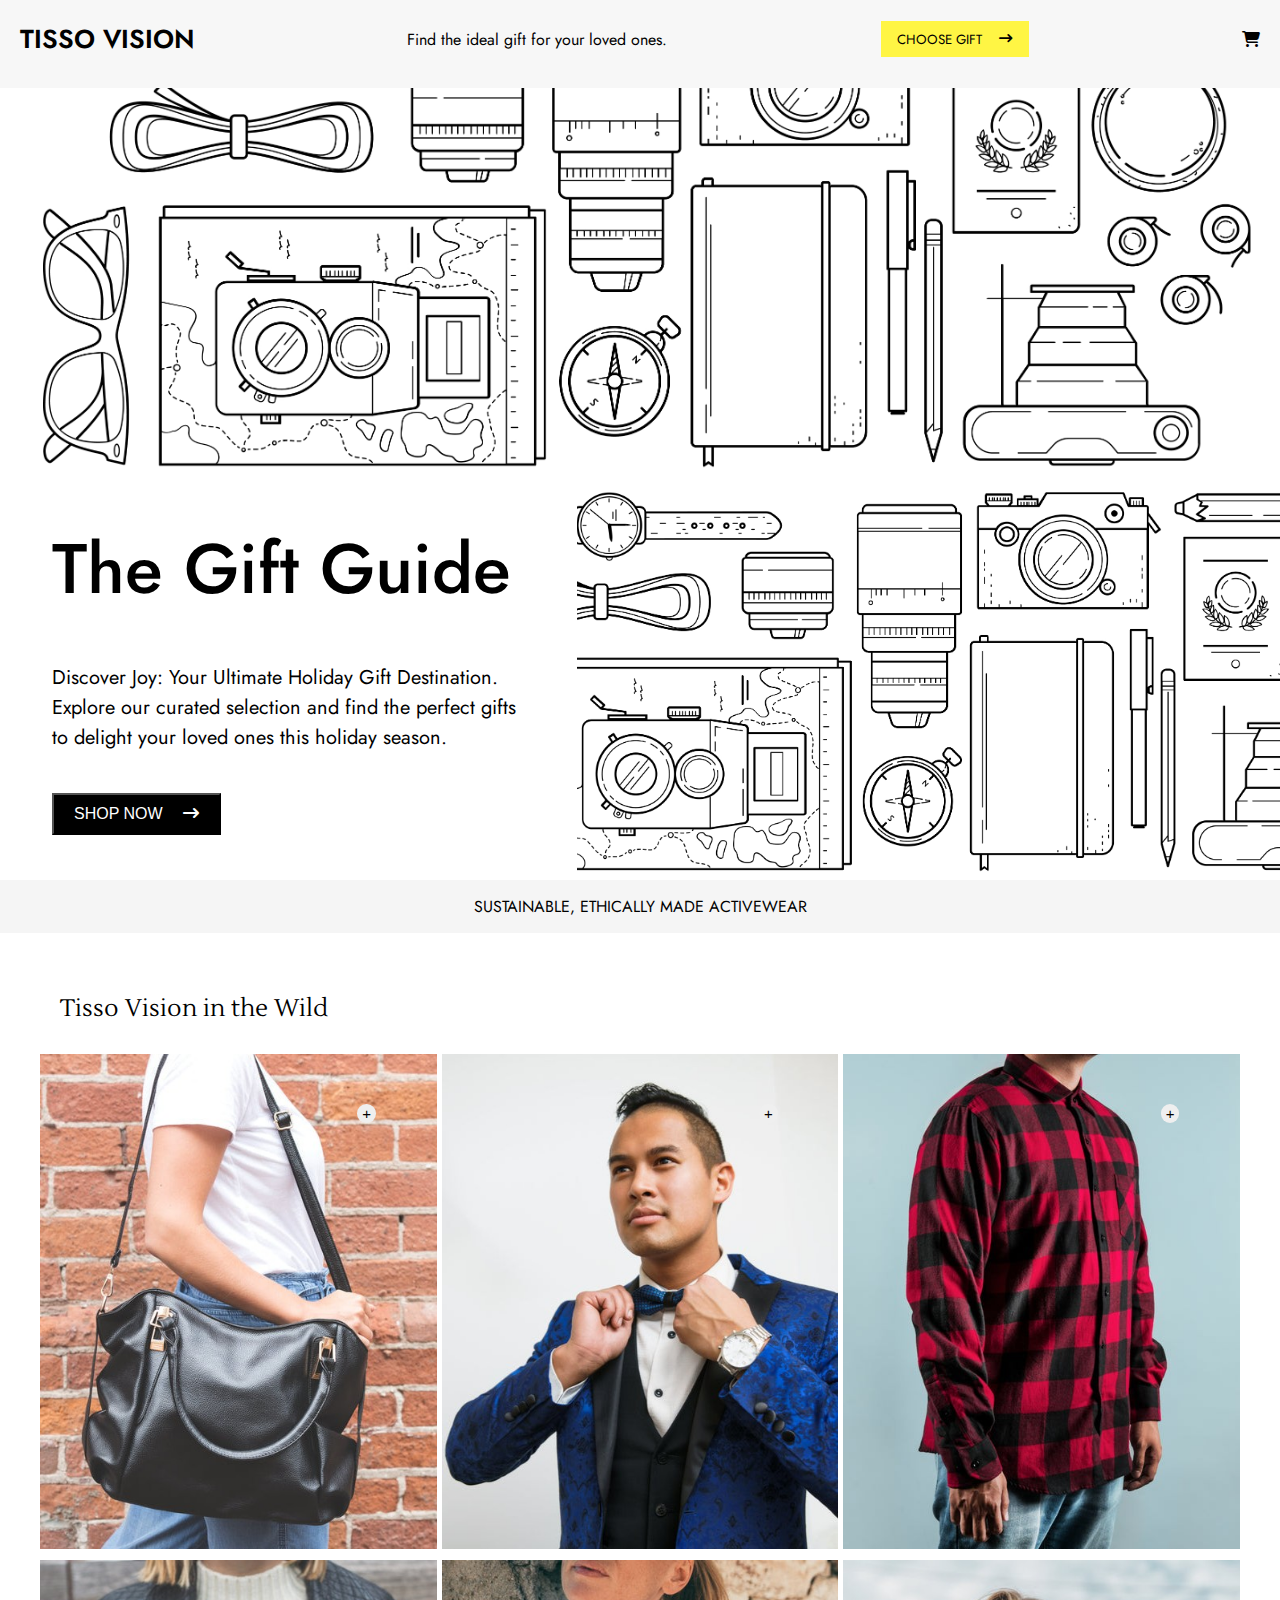
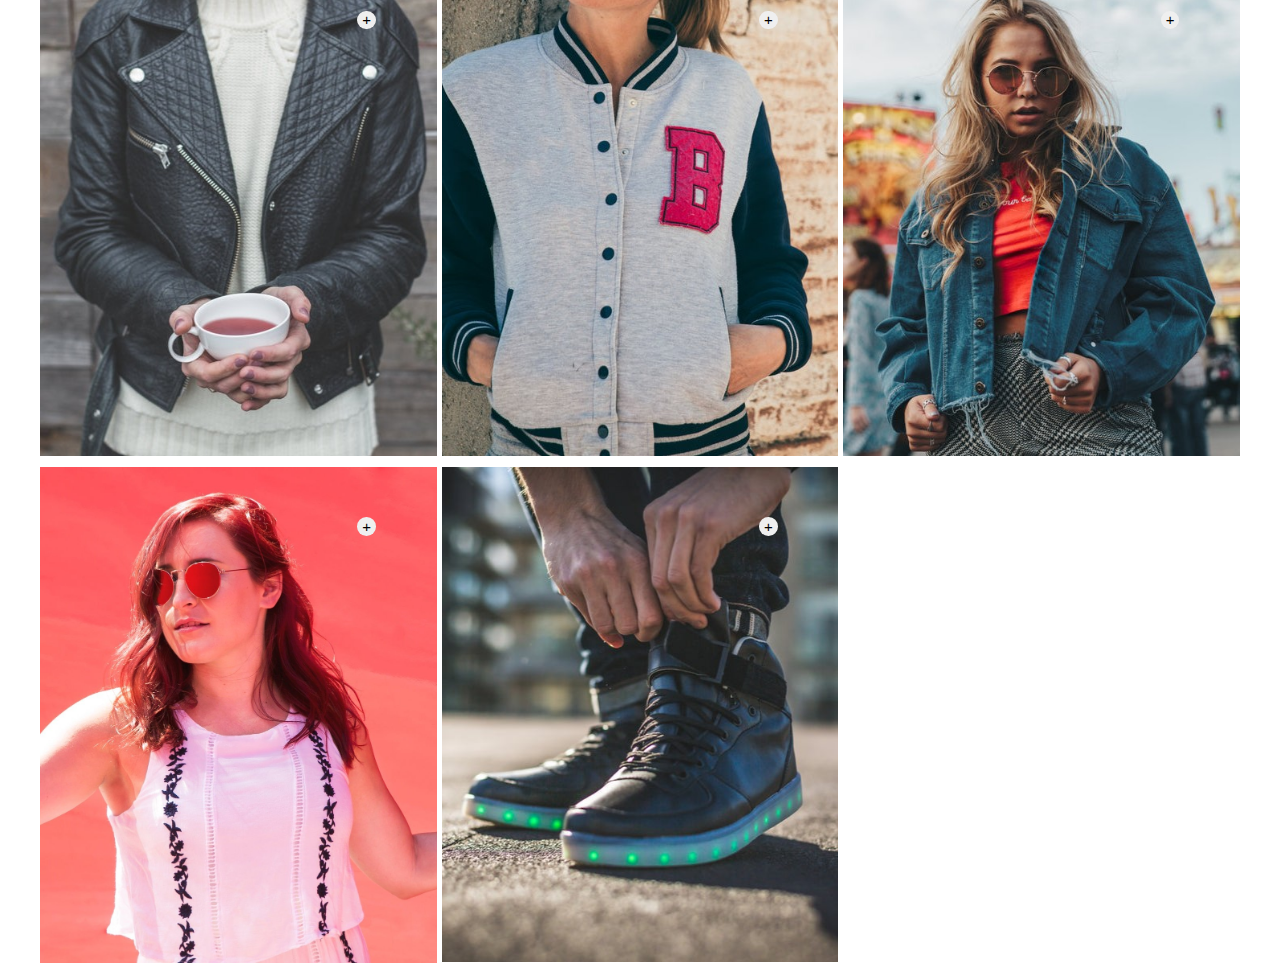
<file: src/index.html>
<!DOCTYPE html>
<html lang="en">
<head>
    <!-- Basic Page Information -->
    <meta charset="UTF-8">
    <meta name="viewport" content="width=device-width, initial-scale=1.0">
    <title>Shopify Project - Tisso Vision</title>
    
    <!-- SEO Meta Tags -->
    <meta name="description" content="Find the perfect gift for your loved ones with Tisso Vision's curated selection of sustainable and ethically made activewear.">
    <meta name="keywords" content="gifts, holiday shopping, sustainable fashion, activewear, ethical fashion">
    <meta name="author" content="Tisso Vision">
    
    <!-- Google Fonts Preconnect for Performance Optimization -->
    <link rel="preconnect" href="https://fonts.googleapis.com">
    <link rel="preconnect" href="https://fonts.gstatic.com" crossorigin>
    <link href="https://fonts.googleapis.com/css2?family=Jost:ital,wght@0,100..900;1,100..900&family=Lustria&display=swap" rel="stylesheet">
    
    
    <!-- Favicons for different devices and browsers -->
    <link rel="apple-touch-icon" sizes="180x180" href="images/favicon_io/apple-touch-icon.png">
    <link rel="icon" type="image/png" sizes="32x32" href="images/favicon_io/favicon-32x32.png">
    <link rel="icon" type="image/png" sizes="16x16" href="images/favicon_io/favicon-16x16.png">
    <link rel="manifest" href="/site.webmanifest">
    
    <!-- External CSS Files -->
    <link rel="stylesheet" href="index.css">
    
    <!-- FontAwesome for Icons -->
    <link rel="stylesheet" href="https://cdnjs.cloudflare.com/ajax/libs/font-awesome/6.7.2/css/all.min.css">
</head>
<body>
    <!-- Header Section -->
    <header class="header-items">
        <!-- Menu Icon for Navigation -->
        <i class="fa-solid fa-bars"></i>
        
        <!-- Brand Name -->
        <h1 id="header-text">TISSO VISION</h1>
        
        <!-- Tagline -->
        <p class="ideal-gift">Find the ideal gift for your loved ones.</p>
        
        <!-- Call to Action Button -->
        <a href="#grid-container" aria-label="Choose a gift"><button class="choose-gift"><span class="button-content">CHOOSE GIFT<i class="fas fa-light fa-arrow-right-long"></i></span></button></a>
        
        <!-- Shopping Cart Icon -->
        <a href="cart.html" aria-label="Shopping cart"><i class="fas fa-shopping-cart"></i></a>
    </header>
    
    <!-- Banner Section -->
    <section class="banner-container">
        <!-- Banner Image -->
        <img src="images/Frame.jpg" class="banner-image-one" alt="Gift collection banner">
        
        <div class="banner-container-text-image">
            <div class="banner-text-section">
                <!-- Gift Guide Heading and Description -->
                <h2 class="the-gift-guide">The Gift Guide</h2>
                <p class="discover-joy">Discover Joy: Your Ultimate Holiday Gift Destination.</p>
                <p class="discover-joy-description">Explore our curated selection and find the perfect gifts to delight your loved ones this holiday season.</p>
                
                <!-- Shop Now Button -->
                <a href="#grid-container" aria-label="Shop Now button 2"><button class="shop-now-btn-two">SHOP NOW<i class="fas fa-light fa-arrow-right-long"></i></button></a>
            </div>
            
            <!-- Additional Shop Now Button for Visual Appeal -->
            <div class="banner-image-section">
                <a href="#grid-container" aria-label="Shop now button"><button class="shop-now-btn"><i class="fas fa-light fa-arrow-right-long"></i> SHOP NOW</button></a>
            </div>
        </div>
    </section>
    
    <!-- Tagline for Branding -->
    <p class="tag-line">SUSTAINABLE, ETHICALLY MADE ACTIVEWEAR</p>
    
    <!-- Product Gallery Section -->
    <section class="grid-container" id="grid-container">
        <h3>Tisso Vision in the Wild</h3>
        <div id="product-gallery"></div>
    </section>
    
    <!-- JavaScript File -->
    <script type="module" src="index.js"></script>
</body>
</html>
</file>
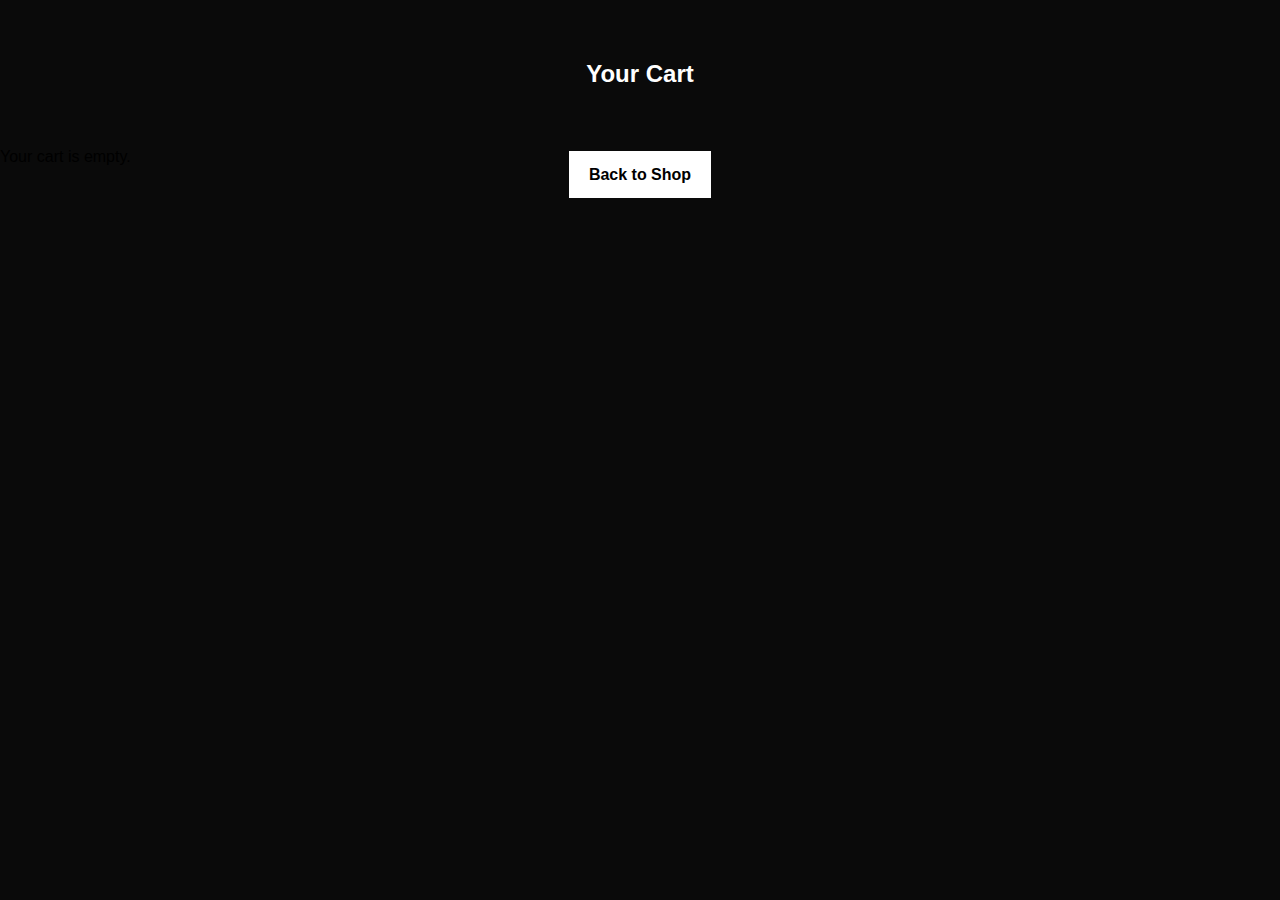
<file: src/cart.html>
<!DOCTYPE html>
<html lang="en">
<head>
    <meta charset="UTF-8"> <!-- Defines character encoding for proper text display -->
    <meta name="viewport" content="width=device-width, initial-scale=1.0"> <!-- Ensures responsiveness on different screen sizes -->
    <title>Shopping Cart</title> <!-- Sets the title of the webpage -->
    <link rel="stylesheet" href="index.css"> <!-- Links external CSS file for styling -->
</head>
<body class="cart-container"> <!-- Main container for the shopping cart page -->
    
    <main class="cart-section"> <!-- Section containing cart items -->
        <h2>Your Cart</h2> <!-- Heading for the cart -->
        <section id="cart-items"></section> <!-- Placeholder where cart items will be displayed dynamically -->
        <p id="back-to-shop"><a href="index.html">Back to Shop</a></p> <!-- Link to navigate back to the shopping page -->
    </main>
    <script src="cart.js"></script> <!-- Links external JavaScript file for cart functionality -->
</body>
</html>
</file>
<file: src/index.css>
/* Reset default styles and set box-sizing */
*{
    box-sizing: border-box;
    margin: 0;
    padding: 0;
}

/* Set default font family for the body */
body{
    font-family: "Jost", sans-serif;
}

/* Hide elements that are not initially displayed on smaller screens */
.discover-joy-description, .banner-image-one, .shop-now-btn-two, .ideal-gift, header> .choose-gift{
    display: none;
}


/* Style the shopping cart icon */
.fa-shopping-cart{
    color: black;
}


/* Style the header container */
.header-items{
    display: flex;
    justify-content:space-between;
    align-items: center;
    background: #F7F7F7;
    padding: 1.25em; /* 20px */
    padding-bottom: 1.875em; /* 30px */
    text-align: center;
}


/* Style the header text */
#header-text{
    font-weight: 600;
    font-size: 1.625rem; /* 26px */
    margin: 0;
    padding: 0;
    align-self: center;
}


.ideal-gift, header> .choose-gift {
    display: none;
    margin: 0; /* Add this to ensure no margin when hidden */
}

/* Style links within the header */


/* Style the main title */
.the-gift-guide{
    font-size: 1.875rem; /* 30px */
    /* font-weight: 400; */
    margin-top: 1.875em; /* 30px */
    font-weight: 500;
}

/* Style the discover joy text */
.discover-joy{
    font-size: 1rem; /* 16px */
    margin-top: 1.2em;
    margin-bottom: 0.625em; /* 10px */
}

/* Style the banner text section */
.banner-text-section{
    text-align: center;
}

/* Style the banner image section */
.banner-image-section{
    position: relative;
    width: 100%;
    height: 100vh;
    background: url("images/Frame.jpg");
    background-size: cover;
    background-position: center;
    background-repeat: no-repeat;
}

/* Style the shop now button */
.shop-now-btn{
    cursor: pointer;
    position: absolute;
    top: 70%;
    left: 45%;
    transform: translateX(-50%);
    font-size: 1rem; /* 16px */
    align-self: center;
    background-color: black;
    color: white;
    padding: 0.625em 1.25em; /* 10px 20px */
    display: flex;
    justify-content: space-between;
    gap: 1.25em; /* 20px */
}

/* Style the tag line */
.tag-line{
    font-size: 0.875rem; /* 14px */
    font-weight: 400;
    font-family: "Jost", sans-serif;
    text-align: center;
    padding: 0.9375em; /* 15px */
    background: #F5F5F5;
}

/* Style the grid container heading */
.grid-container > h3{
    text-align: center;
}

/* Style the h3 elements */
h3{
    margin: 0;
    padding: 0;
}

/* Style the product gallery grid */
#product-gallery{
    display: grid;
    grid-template-columns: repeat(2, 1fr);
    gap: 0.3125em; /* 5px */
    margin: 0 auto;
    padding: 0 0.625em; /* 0 10px */
    margin-bottom: 0.625em; /* 10px */
}

/* Style the image with icon container */
.image-with-icon{
    position: relative;
}

/* Style the add button */
.add-btn {
    font-size: 0.9375rem; /* 15px */
    color: black;
    border: none;
    width: 1.25em; /* 20px */
    height: 1.25em; /* 20px */
    border-radius: 50%;
    display: flex;
    align-items: center;
    justify-content: center;
    cursor: pointer;
    top: 10%;
    left: 80%;
    position: absolute;
}

/* Style the product gallery images */
#product-gallery img{
    width: 100%;
    height: auto;
    object-fit: cover;
}

/* Style the grid container heading */
.grid-container > h3{
    font-family: "Lustria", serif;
    font-size: 1.5rem; /* 24px */
    font-weight: 500;
    margin-top: 2.5em; /* 40px */
    margin-bottom: 1.25em; /* 20px */
}

/* Style the form content */
.form-content{
    position: absolute;
    top: 10%;
    left:10%;
    background-color: white;
    padding: 1.25em; /* 20px */
    z-index: 2;
    width: 100%;
    max-width: 18.75rem; /* 300px */
}

/* Style the image with details container */
.image-with-details{
    display: flex;
    gap: 0.625em; /* 10px */
    align-items: center;
}

/* Style the form */
form{
    font-size: 0.625rem; /* 10px */
    border: 2px solid black;
    padding: 1.25em; /* 20px */
    background-color: white;
    display: none;
}

/* Style the form container images */
.form-container img {
    width: 3.125em; /* 50px */
    height: 3.125em; /* 50px */
    max-width: 7.5em; /* 120px */
    max-height: 8.75em; /* 140px */
}

/* Style the clothing details paragraph */
.clothing-details p {
    font-size: 0.5rem; /* 8px */
    margin: 0;
    margin-bottom: 0.3125em; /* 5px */
}

/* Style the labels */
label {
    font-size: 0.5rem; /* 8px */
}

/* Style the choose size select */
.choose-size {
    font-size: 0.625rem; /* 10px */
    margin-top: 0;
    font-family: inherit;
    padding: 0.625em 0.625em; /* 10px 10px */
    width: 100%;
    height: auto;
    border: 1px solid black;
}

/* Style the button group */
.btn-group {
    font-size: 0.3125rem; /* 5px */
    display: flex;
    justify-content: center;
    gap: 0;
    margin-bottom: 0.3125em; /* 5px */
}

/* Style the buttons */
.btn-one, .btn-two {
    background: none;
    padding: 0.625em; /* 10px */
    width: 100%;
    height: auto;
    border: 1px solid black;
}

/* Style the first button */
.btn-one {
    border-left: 0.03125em solid black; /* 0.5px */
}

/* Style the second button */
.btn-two {
    border-left: 0.03125em solid white;
}

/* Style the clothing with cart container */
.clothing-with-cart {
    position: relative;
}

/* Style the clothing form */
.clothing-form {
    display: none;
    position: absolute;
    top: -40%;
    z-index: 2;
}

/* Style the add to cart button */
.add-to-cart-btn{
    color: white;
    background-color: black;
    width: 100%;
    padding: 0.625em 1.25em; /* 10px 20px */
    text-align: center;
    margin-top: 0.625em; /* 10px */
    cursor: pointer;
}

/* Style the color buttons */
.color-btn{
    background-color: white;
    width: 100%;
    padding: 0.625em; /* 10px */
    border: 1px solid black;
    cursor: pointer;
}

/* Style the color buttons */
.color-btn {
    padding: 0.625em 1.25em; /* 10px 20px */
    font-size: 1rem; /* 16px */
    cursor: pointer;
    border: 0.125em solid #000; /* 2px */
    background-color: transparent;
    transition: all 0.3s ease;
}

/* Style the color buttons on hover */
.color-btn:hover {
    background-color: rgba(0, 0, 0, 0.1);
}

/* Style the color buttons on active */
.color-btn:active {
    transform: scale(0.95);
}

/* Style the selected color button */
.color-btn.selected {
    background-color: black;
    color: white;
}

/* Style the add to cart button on hover */
.add-to-cart-btn:hover {
    background-color: #333;
}

/* Style the add to cart button on active */
.add-to-cart-btn:active {
    transform: scale(0.95);
    background-color: #555;
}

/* Style the close button */
.close-btn{
    font-size: 1rem; /* 16px */
    margin-top: -1.125em; /* -18px */
    cursor: pointer;
    font-family: inherit;
    align-self: flex-start;
    border: none;
    background: none;
}

/* Style the cart item */
.cart-item{
    display: flex;
    justify-content: space-between;
    align-items: center;
    width: 100%;
    margin-bottom: 1.25em; /* 20px */
    background-color: white;
}

/* Style the cart item images */
.cart-item > img{
    width: 20%;
    height: auto
}

/* Style the cart container */
.cart-container{
    font-family: "Jost", sans-serif;
    background-color: #0A0A0A;
    gap: 0.625em; /* 10px */
}

/* Style the remove from cart button */
.remove-from-cart-btn{
    cursor: pointer;
    margin-right: 0.625em; /* 10px */
    color: white;
    background-color: black;
    padding: 0.3125em 0.625em; /* 5px 10px */
}

/* Style the cart section heading */
.cart-section > h2{
    text-align: center;
    margin: 2.5em 0; /* 40px 0 */
    color: white;
}

/* Style the back to shop link */
#back-to-shop {
    cursor: pointer;
    text-align: center;
}

/* Style the back to shop link anchor */
#back-to-shop > a{
    color: black;
    font-weight: bolder;
    text-decoration: none;
    font-family: inherit;
    background-color: white;
    padding: 0.9375em 1.25em; /* 15px 20px */
}

/* Style the shop now button two */
.shop-now-btn-two{
    /* display: block; */
    cursor: pointer;
    font-size: 1rem; /* 16px */
    align-self: center;
    background-color: black;
    color: white;
    padding: 0.625em 1.25em; /* 10px 20px */
    margin-top: 1.25em; /* 20px */
    display: flex;
    justify-content: space-between;
    gap: 1.25em; /* 20px */
}

/* Style the choose gift button */
.choose-gift {
    font-family: inherit;
    background-color: #FFF544;
    padding: 0.625em 1.25em;
    border: none;
    cursor: pointer;
    display: flex;
    align-items: center; /* keep the button content vertically centered*/
}

.button-content {
    display: flex;
    justify-content: space-between;
    gap: 1.25em;
    align-items: center;
}

/* Hide the shop now button two and choose gift button on smaller screens */
.shop-now-btn-two, .choose-gift{
    display: none;
}

/* Media query for screens with a minimum width of 48em (768px) */
@media(min-width: 52em){

    /* Style the banner image one */
    .banner-image-one {
        height: 24.375em; /* 390px */
        width: 100%;
        object-fit: cover;
        object-position: bottom;
    }


    /* Style the banner container text image */
    .banner-container-text-image{
        display: flex;
       
    }

    /* Style the banner image section */
    .banner-image-section{
        height: 25.125em; /* 402px */
        background-size: cover;
        background-position: top;
        background-repeat: no-repeat;
    }


    /* Style the banner text section */
    .banner-text-section{
        text-align: left;
        margin-left: 3.25em; /* 20px */
        margin-right: 3.125em;
        
    }

    /* Hide the discover joy text */
    .discover-joy{
       margin: 0;
       padding: 0;
       margin-top: 2.75rem;     /* 60px */
       font-size: 1.25rem;
       line-height: 1.5;
    }
    
    
    .the-gift-guide {
        font-size: 4.375rem;     /* 70px */
        margin-top: 2.5rem;      /* 40px */
    }
    
    /* Show the discover joy description */
    .discover-joy-description {
        display: block;
        font-size: 1.25rem;  
        line-height: 1.5;    /* 20px */
    }


    /* Hide the shop now button */
    .shop-now-btn{
        display: none;
    }

    /* Show the shop now button two */
    .shop-now-btn-two{
        /* display: block; */
        cursor: pointer;
        font-size: 1rem; /* 16px */
        align-self: center;
        background-color: black;
        color: white;
        padding: 0.625em 1.25em; /* 10px 20px */
        margin-top: 2.5em;
        display: flex;
        justify-content: space-between;
        gap: 1.25em; /* 20px */
    }

    /* Style links */
    a{
        text-decoration: none;
    }

    /* Style the product gallery grid */
    #product-gallery{
        grid-template-columns: repeat(3, 1fr);
    }

    /* Style the tag line */
    .tag-line{
        font-size: 1rem; /* 16px */
    }

    /* Style the grid container heading */
    .grid-container > h3{
        text-align: left;
        margin-left: 2.5em; /* 40px */
    }

    /* Style the product gallery padding */
    #product-gallery{
        padding: 0 2.5em; /* 0 40px */
    }

    /* Show the ideal gift and choose gift buttons */
    .ideal-gift, .choose-gift{
        display: block;
    }

    /* Hide the bars icon in the header */
    header > .fa-bars{
        display: none;
    }

    /* Show the choose gift button */
    .choose-gift{
        display: block;
    }

    /* Style the header */
    header{
        display: flex;
        justify-content: space-between;
    }

    /* Show the banner image one */
    .banner-image-one{
        display: block;
    }
}

/* Media query for extremely large screens */
@media (min-width: 240em) and (min-height: 135em) {

    /* Style the product gallery padding */
    #product-gallery{
        padding: 12.5em 25em; /* 200px 400px */
    }

    /* Style the product gallery grid */
    #product-gallery{
        grid-template-columns: repeat(3, 1fr);
    }

    /* Style the banner image one */
    .banner-image-one {
        height: 66.5625em; /* 1065px */
        width: 100%;
        object-fit: cover;
        object-position: bottom;
    }

    /* Style the banner container text image */
    .banner-container-text-image{
        height: 67em; /* 1072px */
    }

    /* Style the banner image section */
    .banner-image-section{
        background-size:cover;
    }

    /* Style the banner container text image */
    .banner-container-text-image {
        height: 67em; /* 1072px */
    }

    /* Style the banner image section */
    .banner-image-section {
        height: 100%;
        width: 100%;
        object-fit: cover;
        background-size: cover;
        background-position: top;
    }

    /* Style the banner text section */
    .banner-text-section{
        max-height: 67em; /* 1072px */
        width: 40%;
        max-width: none;
        margin-left: 6.25em; /* 100px */
    }

    /* Style the main title */
    .the-gift-guide{
        font-size: 10.29875em; /* 165px */
    }

    /* Style the discover joy description */
    .discover-joy-description{
        font-size: 2.9425em; /* 47px */
    }

    /* Style the shop now button two */
    .shop-now-btn-two{
        font-family: inherit;
        font-size: 2.35375em; /* 38px */
        padding: 1.25em 6.25em; /* 20px 100px */
    }

    /* Hide the grid container heading */
    .grid-container > h3{
        display: none;
    }

    /* Style the tag line */
    .tag-line{
        font-size: 2.666875em; /* 43px */
    }

    /* Style the header text */
    #header-text{
        font-size: 2.5em; /* 40px */
    }

    /* Style the ideal gift and choose gift buttons */
    .ideal-gift, .choose-gift{
        font-size: 2.666875em; /* 43px */
    }

    /* Style the choose gift button */
    .choose-gift{
        padding: 1.25em 6.25em; /* 20px 100px */
    }

    /* Style the shopping cart icon */
    .fa-shopping-cart{
        font-size: 3.125em; /* 50px */
    }
}
</file>
